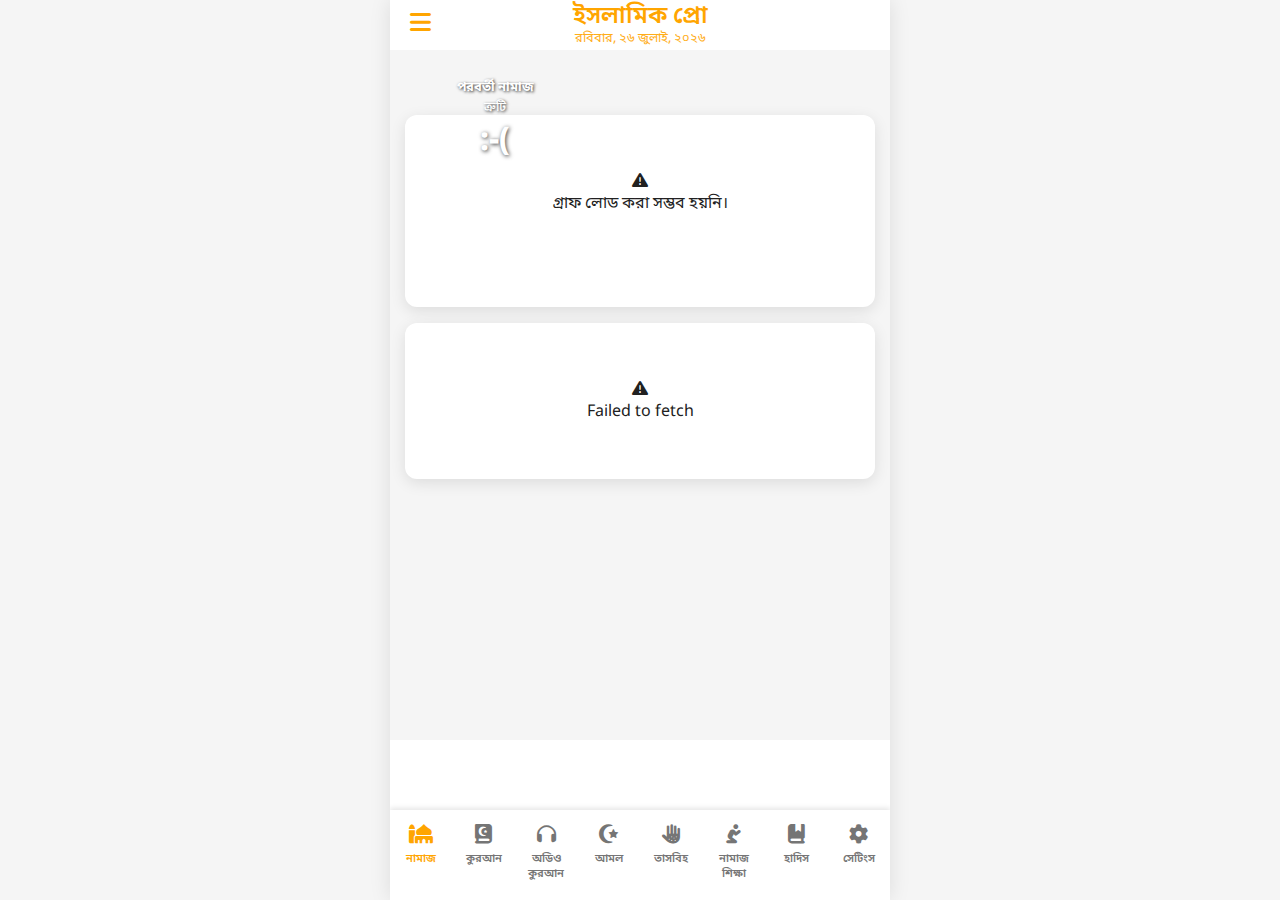
<file: islamic.html>
<!DOCTYPE html>
<html lang="bn">
<head>
    <meta charset="UTF-8">
    <meta name="viewport" content="width=device-width, initial-scale=1.0, user-scalable=no">
    <title>ইসলামিক প্রো</title>
    <link rel="preconnect" href="https://fonts.googleapis.com">
    <link rel="preconnect" href="https://fonts.gstatic.com" crossorigin>
    <link href="https://fonts.googleapis.com/css2?family=Noto+Sans+Bengali:wght@400;500;600;700&family=Scheherazade+New:wght@400;700&family=Noto+Nastaliq+Urdu:wght@400;700&display=swap" rel="stylesheet">
    <link rel="stylesheet" href="https://cdnjs.cloudflare.com/ajax/libs/font-awesome/6.5.1/css/all.min.css">
    
    <!-- এক্সটার্নাল সিএসএস ফাইল লিঙ্ক করা হয়েছে -->
    <link rel="stylesheet" href="islamic.css">
</head>
<body style="--font-size-multiplier: 1;">
    <div class="app-container">
        <!-- === পরিবর্তিত হেডার START === -->
        <header class="app-header">
            <button id="menu-btn" class="header-btn header-btn-left">
                <i class="fa-solid fa-bars"></i>
            </button>
            <div id="menu-dropdown" class="menu-dropdown">
                <button id="user-guide-btn" class="menu-item" data-translate-key="userGuideTitle">
                    <i class="fa-solid fa-book-open-reader"></i> <span>ইউজার গাইড</span>
                </button>
            </div>
            <div class="header-center">
                <h1 data-translate-key="appName">ইসলামিক প্রো</h1>
                <div class="date-display" id="current-date"></div>
            </div>
            <div class="header-btn header-btn-right"></div>
        </header>
        <!-- === পরিবর্তিত হেডার END === -->
        
        <main class="tab-content">


    
    


            <div class="ad-container">
                <script type="text/javascript">
                   atOptions = {
                        'key' : 'b84635e3ce763beb1c94efa161d25c88',
                        'format' : 'iframe',
                        'height' : 60,
                        'width' : 468,
                        'params' : {}
                    };
                </script>
                <script type="text/javascript" src="//offensivefountainrabbit.com/b84635e3ce763beb1c94efa161d25c88/invoke.js"></script>
            </div>

            <div class="tab-pane active" id="prayer-tab">
                <div class="card" id="prayer-arc-container" style="padding: 1rem; margin-top: 15px;">
                    <div id="prayer-arc-holder"><div class="loader"><div class="spinner"></div></div></div>
                </div>
                <div class="card" style="padding: 1rem;"><div id="prayer-times-list"></div></div>
            </div>
            <div class="tab-pane" id="quran-tab"></div>
            <div class="tab-pane" id="audio-quran-tab"></div>
            <div class="tab-pane" id="amal-tab"></div>
            <div class="tab-pane" id="tasbih-tab"></div>
            <div class="tab-pane" id="namaz-shikkha-tab"></div>
            <div class="tab-pane" id="hadith-tab"></div>
            <div class="tab-pane" id="settings-tab"></div>
        </main>

        <div class="ad-container">
            <script type="text/javascript">
                atOptions = {
                    'key' : '77dc032f82ffc78efc4fc89a217607cb',
                    'format' : 'iframe',
                    'height' : 50,
                    'width' : 320,
                    'params' : {}
                };
            </script>
            <script type="text/javascript" src="//offensivefountainrabbit.com/77dc032f82ffc78efc4fc89a217607cb/invoke.js"></script>
        </div>

        <div id="prayer-widget-placeholder"></div>
        <div id="audio-player-placeholder"></div>

        <nav class="tabs">
            <div class="tab active" data-tab="prayer"><i class="fa-solid fa-mosque"></i><p data-translate-key="tabPrayer">নামাজ</p></div>
            <div class="tab" data-tab="quran"><i class="fa-solid fa-book-quran"></i><p data-translate-key="tabQuran">কুরআন</p></div>
            <div class="tab" data-tab="audio-quran"><i class="fa-solid fa-headphones"></i><p data-translate-key="tabAudioQuran">অডিও কুরআন</p></div>
            <div class="tab" data-tab="amal"><i class="fa-solid fa-star-and-crescent"></i><p data-translate-key="tabAmal">আমল</p></div>
            <div class="tab" data-tab="tasbih"><i class="fa-solid fa-hand-dots"></i><p data-translate-key="tabTasbih">তাসবিহ</p></div>
            <div class="tab" data-tab="namaz-shikkha"><i class="fa-solid fa-person-praying"></i><p data-translate-key="tabNamazShikkha">নামাজ শিক্ষা</p></div>
            <div class="tab" data-tab="hadith"><i class="fa-solid fa-book-bookmark"></i><p data-translate-key="tabHadith">হাদিস</p></div>
            <div class="tab" data-tab="settings"><i class="fa-solid fa-cog"></i><p data-translate-key="tabSettings">সেটিংস</p></div>
        </nav>
        
        <div id="user-guide-overlay" class="page-overlay"></div>
    </div>
    
    <!-- এক্সটার্নাল জাভাস্ক্রিপ্ট ফাইল লিঙ্ক করা হয়েছে -->
    <script src="islamic.js"></script>

</body>
</file>
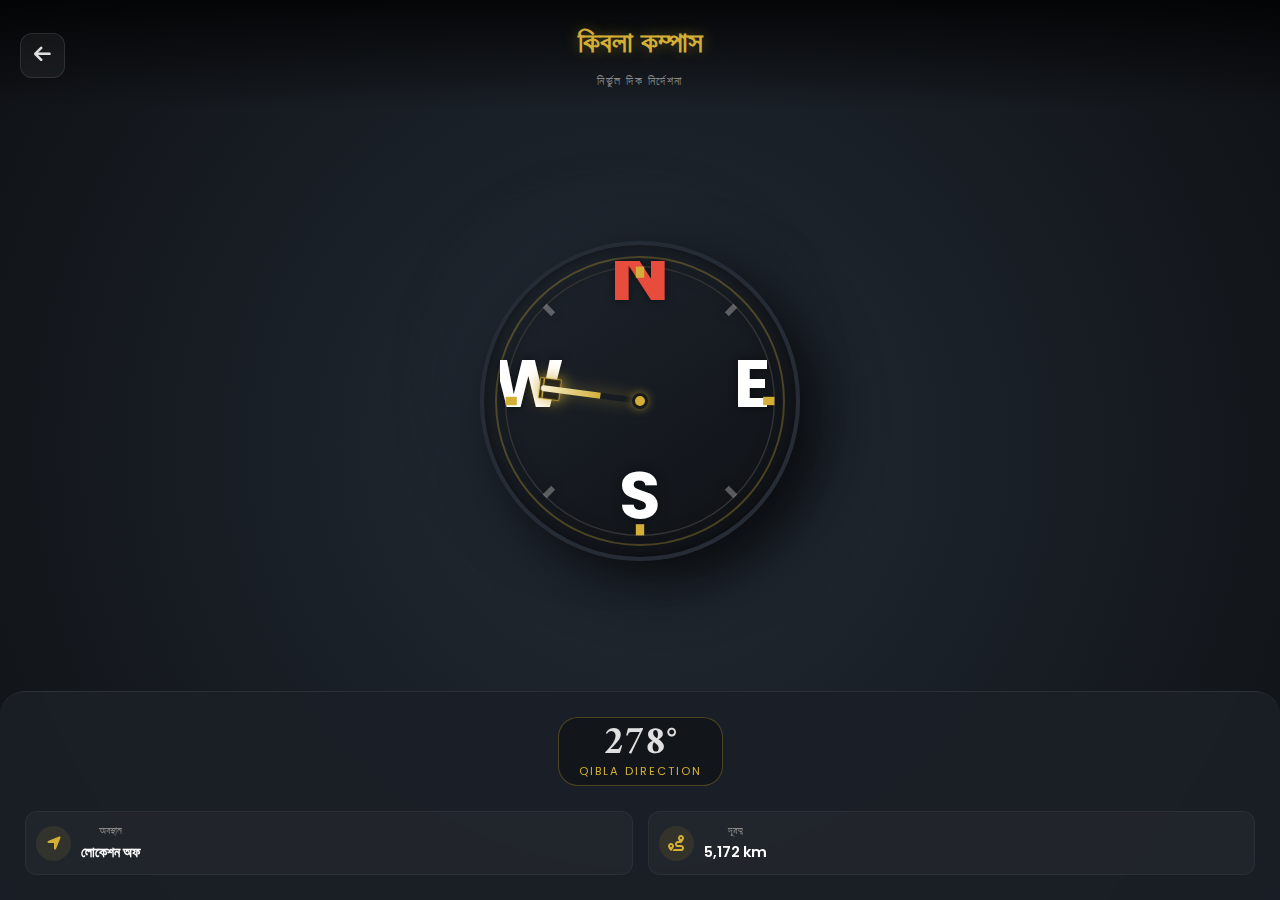
<file: qibla.html>
<!DOCTYPE html>
<html lang="bn">
<head>
    <meta charset="UTF-8">
    <meta name="viewport" content="width=device-width, initial-scale=1.0, maximum-scale=1.0, user-scalable=no">
    <title>Mirja Verse - স্মুথ কিবলা কম্পাস</title>
    <link href="https://fonts.googleapis.com/css2?family=Amiri:wght@400;700&family=Poppins:wght@300;500;700&display=swap" rel="stylesheet">
    <link rel="stylesheet" href="https://cdnjs.cloudflare.com/ajax/libs/font-awesome/6.5.1/css/all.min.css">
    
    <style>
        :root {
            --gold: #D4AF37;
            --gold-glow: #F8F1D2;
            --dark-bg: #0F1216;
            --compass-bg: #15191f;
            --text-main: #E0E0E0;
            --accent-green: #2ecc71;
        }

        * {
            box-sizing: border-box;
            margin: 0;
            padding: 0;
            -webkit-tap-highlight-color: transparent;
        }

        body {
            background-color: var(--dark-bg);
            color: var(--text-main);
            font-family: 'Poppins', sans-serif;
            height: 100vh;
            display: flex;
            flex-direction: column;
            overflow: hidden;
            background-image: radial-gradient(circle at center, #232b35 0%, #0F1216 100%);
        }

        /* হেডার */
        .qibla-header {
            padding: 20px;
            display: flex;
            align-items: center;
            justify-content: space-between;
            z-index: 10;
            background: linear-gradient(to bottom, rgba(0,0,0,0.8), transparent);
        }

        .back-btn {
            background: rgba(255, 255, 255, 0.05);
            border: 1px solid rgba(255, 255, 255, 0.1);
            color: var(--text-main);
            width: 45px;
            height: 45px;
            border-radius: 12px;
            display: flex;
            align-items: center;
            justify-content: center;
            font-size: 1.2rem;
            cursor: pointer;
            backdrop-filter: blur(5px);
            text-decoration: none;
            transition: all 0.3s;
        }

        .header-title h1 {
            font-family: 'Amiri', serif;
            font-size: 1.8rem;
            color: var(--gold);
            text-align: center;
            text-shadow: 0 0 15px rgba(212, 175, 55, 0.4);
            margin-bottom: 2px;
        }

        .header-title p {
            font-size: 0.75rem;
            text-align: center;
            color: #888;
            letter-spacing: 1.5px;
            text-transform: uppercase;
        }

        /* কম্পাস কন্টেইনার */
        .compass-container {
            flex: 1;
            display: flex;
            flex-direction: column;
            align-items: center;
            justify-content: center;
            position: relative;
        }

        /* মেইন ফ্রেম */
        .compass-frame {
            width: 320px;
            height: 320px;
            border-radius: 50%;
            background: linear-gradient(145deg, #1f252e, #0e1115);
            box-shadow: 
                20px 20px 60px #080a0c,
                -20px -20px 60px #222832,
                inset 0 0 15px rgba(0,0,0,0.5);
            position: relative;
            display: flex;
            align-items: center;
            justify-content: center;
            border: 4px solid #252c36;
            /* স্মুথ এনিমেশনের জন্য ট্রানজিশন */
            transition: box-shadow 0.5s ease, border-color 0.5s ease;
        }

        .compass-frame.aligned {
            border-color: var(--accent-green);
            box-shadow: 0 0 40px rgba(46, 204, 113, 0.4), inset 0 0 20px rgba(46, 204, 113, 0.2);
        }

        .gold-ring {
            position: absolute;
            width: 290px;
            height: 290px;
            border-radius: 50%;
            border: 2px solid rgba(212, 175, 55, 0.3);
            pointer-events: none;
            transition: border-color 0.5s ease;
        }
        
        .compass-frame.aligned .gold-ring {
            border-color: var(--accent-green);
        }

        /* ডায়াল এবং পয়েন্টার গ্রুপ */
        /* এই ডিভগুলো জাভাস্ক্রিপ্ট দিয়ে ঘোরানো হবে */
        .compass-rotating-group {
            width: 100%;
            height: 100%;
            position: absolute;
            top: 0;
            left: 0;
            display: flex;
            align-items: center;
            justify-content: center;
            /* উইল-চেঞ্জ পারফরম্যান্স বাড়াবে */
            will-change: transform; 
        }

        .compass-dial-svg {
            width: 280px;
            height: 280px;
            filter: drop-shadow(0 0 5px rgba(0,0,0,0.5));
        }

        .dial-text {
            font-family: 'Poppins', sans-serif;
            font-weight: 700;
            fill: #fff;
            font-size: 24px;
        }
        .dial-text.north { fill: #e74c3c; font-size: 28px; }
        .degree-tick { stroke: rgba(255,255,255,0.3); stroke-width: 2; }
        .degree-tick.major { stroke: var(--gold); stroke-width: 3; }

        /* কাবা এবং নিডল আলাদা গ্রুপে থাকবে কারণ এটি কাবার দিকে ফিক্সড থাকবে */
        .qibla-pointer-group {
            position: absolute;
            top: 0; left: 0;
            width: 100%; height: 100%;
            pointer-events: none;
            z-index: 20;
            will-change: transform;
        }

        .kaaba-svg {
            position: absolute;
            top: 45px;
            left: 50%;
            transform: translateX(-50%);
            width: 40px;
            height: 40px;
            filter: drop-shadow(0 0 8px var(--gold));
        }

        .qibla-needle {
            position: absolute;
            top: 50%; left: 50%;
            width: 6px; height: 100px;
            background: linear-gradient(to top, transparent 40%, var(--gold) 40%, var(--gold-glow) 100%);
            transform: translate(-50%, -100%);
            border-radius: 3px;
            z-index: 15;
            box-shadow: 0 -5px 15px rgba(212, 175, 55, 0.4);
        }

        .center-knob {
            position: absolute;
            width: 16px; height: 16px;
            background: var(--gold);
            border-radius: 50%;
            top: 50%; left: 50%;
            transform: translate(-50%, -50%);
            border: 3px solid #1a1a1a;
            z-index: 30;
            box-shadow: 0 0 10px rgba(212, 175, 55, 0.6);
        }

        /* ইনফো প্যানেল */
        .info-panel {
            background: rgba(26, 31, 38, 0.95);
            border-radius: 25px 25px 0 0;
            padding: 25px;
            width: 100%;
            border-top: 1px solid rgba(255, 255, 255, 0.08);
            text-align: center;
            backdrop-filter: blur(10px);
        }

        .degree-box {
            display: inline-block;
            background: rgba(0, 0, 0, 0.3);
            padding: 5px 20px;
            border-radius: 20px;
            border: 1px solid rgba(212, 175, 55, 0.3);
            margin-bottom: 15px;
        }

        .degree-display {
            font-size: 2.5rem;
            font-weight: 700;
            color: var(--text-main);
            font-family: 'Amiri', serif;
            line-height: 1;
        }
        .degree-label {
            color: var(--gold);
            font-size: 0.7rem;
            letter-spacing: 2px;
            text-transform: uppercase;
        }

        .status-grid {
            display: grid;
            grid-template-columns: 1fr 1fr;
            gap: 15px;
            margin-top: 10px;
        }

        .status-card {
            background: rgba(255,255,255,0.03);
            padding: 10px;
            border-radius: 12px;
            display: flex;
            align-items: center;
            gap: 10px;
            border: 1px solid rgba(255,255,255,0.05);
        }

        .status-icon {
            width: 35px; height: 35px;
            border-radius: 50%;
            background: rgba(212, 175, 55, 0.1);
            display: flex; align-items: center; justify-content: center;
            color: var(--gold);
            font-size: 1rem;
        }

        .status-text h4 { font-size: 0.7rem; color: #888; font-weight: 400; text-transform: uppercase; }
        .status-text span { font-size: 0.9rem; font-weight: 600; color: #fff; }

        /* পারমিশন বাটন (iOS এর জন্য স্পেশাল) */
        #permission-btn {
            position: absolute;
            z-index: 100;
            background: var(--gold);
            color: #000;
            border: none;
            padding: 12px 25px;
            border-radius: 50px;
            font-weight: bold;
            box-shadow: 0 0 20px rgba(212, 175, 55, 0.6);
            display: none; /* ডিফল্ট হাইড, দরকার হলে JS শো করবে */
            top: 50%; left: 50%; transform: translate(-50%, -50%);
        }

        .loader {
            position: absolute;
            top: 50%; left: 50%; transform: translate(-50%, -50%);
            color: var(--gold);
            display: none;
            z-index: 90;
        }
        
        .error-msg {
            position: absolute;
            bottom: 150px;
            color: #e74c3c;
            background: rgba(0,0,0,0.8);
            padding: 5px 10px;
            border-radius: 5px;
            font-size: 12px;
            display: none;
        }
    </style>
</head>
<body>

    <header class="qibla-header">
        <a href="index.html" class="back-btn" id="qiblaBackBtn">
            <i class="fas fa-arrow-left"></i>
        </a>
        <div class="header-title">
            <h1>কিবলা কম্পাস</h1>
            <p>নির্ভুল দিক নির্দেশনা</p>
        </div>
        <div style="width: 45px;"></div>
    </header>

    <div class="compass-container">
        
        <button id="permission-btn">সেন্সর চালু করুন</button>
        <div class="loader" id="loader"><i class="fas fa-spinner fa-spin fa-2x"></i></div>
        <div class="error-msg" id="errorMsg"></div>

        <div class="compass-frame" id="compassFrame">
            <div class="gold-ring"></div>
            
            <!-- ডায়াল গ্রুপ (নর্থের দিকে ঘুরবে) -->
            <div class="compass-rotating-group" id="dialGroup">
                <svg class="compass-dial-svg" viewBox="0 0 100 100">
                    <circle cx="50" cy="50" r="48" fill="none" stroke="#333" stroke-width="0.5"/>
                    <text x="50" y="14" text-anchor="middle" class="dial-text north">N</text>
                    <text x="50" y="92" text-anchor="middle" class="dial-text">S</text>
                    <text x="90" y="52" text-anchor="middle" class="dial-text">E</text>
                    <text x="10" y="52" text-anchor="middle" class="dial-text">W</text>
                    <line x1="50" y1="2" x2="50" y2="6" class="degree-tick major" />
                    <line x1="98" y1="50" x2="94" y2="50" class="degree-tick major" />
                    <line x1="50" y1="98" x2="50" y2="94" class="degree-tick major" />
                    <line x1="2" y1="50" x2="6" y2="50" class="degree-tick major" />
                    <line x1="84" y1="16" x2="81" y2="19" class="degree-tick" />
                    <line x1="84" y1="84" x2="81" y2="81" class="degree-tick" />
                    <line x1="16" y1="84" x2="19" y2="81" class="degree-tick" />
                    <line x1="16" y1="16" x2="19" y2="19" class="degree-tick" />
                </svg>
            </div>

            <!-- কিবলা পয়েন্টার গ্রুপ (কাবার দিকে ঘুরবে) -->
            <div class="qibla-pointer-group" id="qiblaPointerGroup">
                <svg class="kaaba-svg" viewBox="0 0 512 512">
                    <path fill="#D4AF37" d="M120 120h272v272H120z"/>
                    <path fill="#1a1a1a" d="M130 130h252v252H130z"/>
                    <path fill="#D4AF37" d="M130 160h252v20H130z"/>
                    <path fill="#D4AF37" d="M220 220h72v100h-72z"/>
                </svg>
                <div class="qibla-needle"></div>
            </div>

            <div class="center-knob"></div>
        </div>
    </div>

    <div class="info-panel">
        <div class="degree-box">
            <div class="degree-display" id="degreeDisplay">--°</div>
            <div class="degree-label">Qibla Direction</div>
        </div>
        
        <div class="status-grid">
            <div class="status-card">
                <div class="status-icon"><i class="fas fa-location-arrow"></i></div>
                <div class="status-text">
                    <h4>অবস্থান</h4>
                    <span id="cityDisplay">যাচাই হচ্ছে...</span>
                </div>
            </div>
            <div class="status-card">
                <div class="status-icon"><i class="fas fa-route"></i></div>
                <div class="status-text">
                    <h4>দূরত্ব</h4>
                    <span id="distanceDisplay">-- কি.মি.</span>
                </div>
            </div>
        </div>
    </div>

    <script src="qibla.js"></script>
</body>
</html>
</file>
<file: islamic.css>
:root {
    --font-size-multiplier: 1;
    --primary: #0D47A1;
    --secondary: #1976D2;
    --accent: #FFC107;
    --bg-main: #F5F5F5;
    --bg-surface: #FFFFFF;
    --bg-tabact:  #FFA500;
    --text-primary: #212121;
    --text-secondary: #757575;
    --border-color: #EEEEEE;
    --shadow-color: rgba(0, 0, 0, 0.1);
    --next-prayer-bg: #FFFBE6;
    --next-prayer-text: #C67C00;
    --switch-bg: #ccc;
    --danger: #D32F2F;
}

.app-container.dark-mode {
    --bg-main: #121212;
    --bg-surface: #1E1E1E;
    --text-primary: #E4E6EB;
    --text-secondary: #B0B3B8;
    --border-color: #3A3B3C;
    --shadow-color: rgba(0, 0, 0, 0.3);
    --next-prayer-bg: #5C4B00;
    --next-prayer-text: #FFFDE7;
    --switch-bg: #555;
    --danger: #EF5350;
}

* { margin: 0; 
    padding: 0; 
    box-sizing: border-box; 
    font-family: 'Noto Sans Bengali', sans-serif; 
    -webkit-tap-highlight-color: transparent; 
    -webkit-user-select: none; 
    -moz-user-select: none;    
    -ms-user-select: none;     
    user-select: none; }

html[lang="ur"] body, html[lang="ur"] .app-container {
    font-family: 'Noto Nastaliq Urdu', 'Noto Sans Bengali', sans-serif;
}

html, body { height: 100%; overflow: hidden; background-color: var(--bg-main); transition: background-color 0.3s ease; }

body { position: relative; }

.app-container { 
    display: flex; flex-direction: column; height: 100%; width: 100%; max-width: 500px; 
    margin: 0 auto; background-color: var(--bg-surface); box-shadow: 0 0 20px var(--shadow-color);
    transition: background-color 0.3s ease, color 0.3s ease; 
    position: relative;
    z-index: 1;
    overflow: hidden; 
}

.app-header { 
    background: linear-gradient(45deg, var(--secondary), var(--Primary)); color: #212121; 
    padding: 8px 15px;
    text-align: center; flex-shrink: 0;
    position: relative;
    display: flex;
    flex-direction: row; 
    justify-content: space-between; 
    align-items: center; 
    height: 50px; 
}
.header-center {
    text-align: center;
    flex-grow: 1; 
}
h1 { 
    font-size: 1.5rem;
    font-weight: 600; 
    color: #FFA500; 
    line-height: 1.1;
}
.date-display { 
    font-size: 0.8rem;
    opacity: 0.9; 
    color: #FFA500; 
    line-height: 1.1;
    margin-top: 2px;
}
.header-btn {
    position: static; 
    transform: none; 
    background: none;
    border: none;
    color: #FFA500;
    font-size: 1.5rem;
    cursor: pointer;
    padding: 5px;
    flex-shrink: 0; 
    width: 40px; 
}
.header-btn.header-btn-left {
    text-align: left;
}
.header-btn.header-btn-right {
     width: 40px; 
     visibility: hidden; 
}

.menu-dropdown {
    display: none; 
    position: absolute;
    top: 55px; 
    left: 10px;
    background-color: var(--bg-surface);
    border: 1px solid var(--border-color);
    border-radius: 8px;
    box-shadow: 0 4px 15px var(--shadow-color);
    z-index: 300;
    overflow: hidden;
    width: 180px;
}
.menu-item {
    display: flex;
    align-items: center;
    gap: 10px;
    background: none;
    border: none;
    width: 100%;
    text-align: left;
    padding: 12px 20px;
    cursor: pointer;
    font-size: 1rem;
    color: var(--text-primary);
    transition: background-color 0.3s ease;
}
.menu-item:hover {
    background-color: var(--bg-main);
}
.menu-item i {
    color: var(--primary);
    width: 20px;
    text-align: center;
}
.guide-section {
    display: flex;
    align-items: flex-start;
    gap: 1rem;
    padding: 1rem;
    margin-bottom: 1rem;
    background-color: var(--bg-surface);
    border-radius: 12px;
    border-left: 4px solid var(--primary);
}
.guide-icon {
    font-size: 2rem;
    color: var(--primary);
    width: 40px;
    text-align: center;
    padding-top: 5px;
}
.guide-text h4 {
    margin-bottom: 0.5rem;
    color: var(--text-primary);
}
.guide-text p {
    color: var(--text-secondary);
    line-height: 1.7;
    text-align: justify;
}

.tabs { 
    display: flex; justify-content: space-around; background-color: var(--bg-surface); 
    box-shadow: 0 -2px 5px var(--shadow-color); flex-shrink: 0; padding: 5px 0; 
    transition: background-color 0.3s ease, box-shadow 0.3s ease;
}
.tab { 
    cursor: pointer; padding: 10px; text-align: center; transition: color 0.3s ease; 
    color: var(--text-secondary); border-bottom: 3px solid transparent; width: calc(100% / 8);
}
.tab.active { color: var(--bg-tabact); border-bottom-color: var(--bg-surface); }
.tab i { font-size: 1.2rem; }
.tab p { font-size: 0.7rem; font-weight: 600; margin-top: 4px; }

.tab-content { 
    flex-grow: 1; overflow-y: auto; 
    padding: 0 15px 80px 15px;
    background-color: var(--bg-main); 
    transition: background-color 0.3s ease; 
    scroll-behavior: smooth;
}
.tab-content .ad-container:first-child {
    margin-top: 0;
}
.tab-pane { display: none; }
.tab-pane.active { display: block; animation: fadeIn 0.4s; }
@keyframes fadeIn { from { opacity: 0; } to { opacity: 1; } }

.page-overlay {
    position: absolute;
    top: 0;
    left: 0;
    width: 100%;
    height: 100%;
    background-color: var(--bg-main);
    z-index: 200;
    transform: translateX(100%);
    transition: transform 0.3s ease-in-out;
    display: flex;
    flex-direction: column;
}
.page-overlay.visible {
    transform: translateX(0);
}
.page-header {
    display: flex;
    align-items: center;
    background: linear-gradient(45deg, var(--primary), var(--secondary));
    color: #FFFFFF;
    padding: 8px 15px;
    flex-shrink: 0;
    height: 60px;
}
.page-header h1 {
    flex-grow: 1;
    text-align: center;
    font-size: 1.3rem;
    margin: 0;
}
html[dir="ltr"] .page-header h1 { padding-right: 40px; }
html[dir="rtl"] .page-header h1 { padding-left: 40px; }
.back-btn {
    background: none;
    border: none;
    color: #FFFFFF;
    font-size: 1.5rem;
    cursor: pointer;
    width: 40px;
}
.page-content {
    flex-grow: 1;
    overflow-y: auto;
    padding: 15px;
}
.info-note {
    background-color: var(--next-prayer-bg);
    color: var(--next-prayer-text);
    padding: 1rem;
    border-radius: 8px;
    margin-bottom: 1rem;
    border-left: 4px solid var(--accent);
    text-align: justify;
    font-size: 0.9rem;
}
.app-container.dark-mode .info-note {
    background-color: #5C4B00;
    color: #FFFDE7;
}

.card { 
    background-color: var(--bg-surface); color: var(--text-primary);
    border-radius: 12px; padding: 1rem; margin-bottom: 1rem; 
    box-shadow: 0 4px 15px var(--shadow-color); 
    transition: background-color 0.3s ease, box-shadow 0.3s ease, color 0.3s ease; 
}
.loader, .error { padding: 40px; text-align: center; color: var(--text-primary); }
.loader .spinner { border: 4px solid var(--border-color); border-top-color: var(--primary); border-radius: 50%; width: 40px; height: 40px; animation: spin 1s linear infinite; margin: 0 auto 10px; }
@keyframes spin { 0% { transform: rotate(0deg); } 100% { transform: rotate(360deg); } }

.btn { padding: 12px 25px; border: none; border-radius: 50px; cursor: pointer; font-size: 1rem; font-weight: 600; transition: all 0.3s ease; color: #FFFFFF; }
.btn-primary { background: var(--primary); }
.btn-danger { background: var(--danger); }
.btn:disabled { background-color: var(--text-secondary); cursor: not-allowed; }

.prayer-item { display:flex; justify-content:space-between; align-items:center; padding:12px; border-bottom: 1px solid var(--border-color); transition: background-color 0.3s ease, border-color 0.3s ease; }
.prayer-item:last-child { border-bottom: none; }
.prayer-item.next-prayer { background-color: var(--next-prayer-bg); border-left: 4px solid var(--accent); border-radius: 8px; }
html[dir="ltr"] .prayer-item.next-prayer { padding-left: 8px; }
html[dir="rtl"] .prayer-item.next-prayer { padding-right: 8px; border-left: none; border-right: 4px solid var(--accent); }
.prayer-item.next-prayer .item-name-bn, .prayer-item.next-prayer .item-time { color: var(--next-prayer-text); font-weight: 700; }

.list-item { 
    display: flex; align-items: center; padding: 1rem; 
    transition: background-color 0.3s ease, border-color 0.3s ease; 
    border-bottom: 1px solid var(--border-color); 
}
.item-details {
     cursor: pointer;
}
.item-number { flex-shrink: 0; width: 40px; height: 40px; background-color: var(--bg-main); border-radius: 50%; display: grid; place-items: center; font-weight: 600; color: var(--primary); transition: background-color 0.3s ease; }
html[dir="ltr"] .item-number { margin-right: 15px; }
html[dir="rtl"] .item-number { margin-left: 15px; }
.item-details { flex-grow: 1; }
.item-name-ar { font-family: 'Scheherazade New', serif; font-size: 1.5rem; font-weight: 700; color: var(--text-primary); transition: color 0.3s ease; }
.item-name-bn { font-size: calc(1.1rem * var(--font-size-multiplier)); color: var(--text-primary); font-weight: 500; transition: color 0.3s ease, font-size: 0.3s ease; }
.item-info { color: var(--text-secondary); font-size: calc(0.9rem * var(--font-size-multiplier)); transition: color 0.3s ease, font-size: 0.3s ease; }
html[dir="ltr"] .item-info { text-align: right; }
html[dir="rtl"] .item-info { text-align: left; }

.content-card { 
    margin-bottom: 1rem; padding: 1rem; background-color: var(--bg-surface); 
    border-radius: 8px; transition: background-color 0.3s ease;
    position: relative;
    padding-top: 3.5rem;
}
.arabic-text { font-family: 'Scheherazade New', serif; font-size: 1.8rem; text-align: right; line-height: 3rem; color: var(--text-primary); transition: color 0.3s ease; }
.transliteration-text {
    font-size: calc(0.95rem * var(--font-size-multiplier));
    line-height: 1.7;
    margin-top: 1rem;
    color: var(--text-secondary);
    font-style: italic;
    text-align: justify;
}
.translation-text { 
    font-size: calc(1rem * var(--font-size-multiplier)); line-height: 1.8; margin-top: 1rem; padding-top: 1rem; 
    border-top: 1px solid var(--border-color); color: var(--text-primary); 
    transition: border-color 0.3s ease, color 0.3s ease, font-size: 0.3s ease; 
    text-align: justify;
}
.reference-text { 
    font-style: italic; 
    font-size: calc(0.9rem * var(--font-size-multiplier)); color: var(--text-secondary); margin-top: 1rem; 
    transition: color 0.3s ease, font-size: 0.3s ease; 
}
html[dir="ltr"] .reference-text { text-align: right; }
html[dir="rtl"] .reference-text { text-align: left; }

#prayer-arc-holder { width: 100%; max-width: 320px; margin: 0 auto; aspect-ratio: 2 / 1; position: relative; }
#prayer-arc-svg { display: block; width: 100%; overflow: visible; }
.arc-track, .prayer-period-arc { fill: none; stroke-linecap: round; transition: all 0.3s ease; }
.arc-track { stroke: var(--border-color); stroke-width: 12; }
.prayer-period-arc { stroke-width: 12; }
.current-prayer-period { stroke-width: 16; }
.prayer-label { font-size: 11px; font-weight: 600; fill: var(--text-secondary); text-anchor: middle; dominant-baseline: middle; transition: fill 0.3s ease; }
.prayer-icon { font-size: 14px; text-anchor: middle; dominant-baseline: middle; }
.current-time-indicator circle { fill: var(--bg-surface); stroke: var(--accent); stroke-width: 2.5; }
.current-time-indicator text { fill: var(--text-primary); font-weight: 700; font-size: 10px; text-anchor: middle; dominant-baseline: central; }

.settings-item, .zakat-form-item { display: flex; justify-content: space-between; align-items: center; padding: 10px 0; }
.settings-item label, .zakat-form-item label { color: var(--text-primary); transition: color 0.3s ease; font-size: calc(1rem * var(--font-size-multiplier)); flex-basis: 40%;}
#city-input-settings, .settings-item select, .settings-item input[type="range"], .zakat-form-item input { 
    flex-grow:1; padding:10px; border:1px solid var(--border-color); border-radius:8px; 
    background-color: var(--bg-main); color: var(--text-primary); transition: all 0.3s ease; 
    width: auto; 
}
html[dir="ltr"] #city-input-settings, html[dir="ltr"] .settings-item select, html[dir="ltr"] .settings-item input[type="range"], html[dir="ltr"] .zakat-form-item input { margin-left: 10px; }
html[dir="rtl"] #city-input-settings, html[dir="rtl"] .settings-item select, html[dir="rtl"] .settings-item input[type="range"], html[dir="rtl"] .zakat-form-item input { margin-right: 10px; }
.settings-item select { -webkit-appearance: none; appearance: none; background-image: url('data:image/svg+xml;charset=US-ASCII,%3Csvg%20xmlns%3D%22http%3A%2F%2Fwww.w3.org%2F2000%2Fsvg%22%20width%3D%22292.4%22%20height%3D%22292.4%22%3E%3Cpath%20fill%3D%22%23007CB2%22%20d%3D%22M287%2069.4a17.6%2017.6%200%200%200-13-5.4H18.4c-5%200-9.3%201.8-12.9%205.4A17.6%2017.6%200%200%200%200%2082.2c0%205%201.8%209.3%205.4%2012.9l128%20127.9c3.6%203.6%207.8%205.4%2012.8%205.4s9.2-1.8%2012.8-5.4L287%2095c3.5-3.5%205.4-7.8%205.4-12.8%200-5-1.9-9.2-5.5-12.8z%22%2F%3E%3C%2Fsvg%3E'); background-repeat: no-repeat; background-size: .65em auto; }
html[dir="ltr"] .settings-item select { background-position: right 1rem center; padding-right: 2.5rem; }
html[dir="rtl"] .settings-item select { background-position: left 1rem center; padding-left: 2.5rem; }

.custom-checkbox {
    appearance: none;
    -webkit-appearance: none;
    width: 26px;
    height: 26px;
    background-color: var(--bg-main);
    border: 2px solid var(--border-color);
    border-radius: 6px;
    cursor: pointer;
    position: relative;
    transition: all 0.3s ease;
    flex-shrink: 0;
}
.custom-checkbox:checked {
    background-color: var(--primary);
    border-color: var(--primary);
}
.custom-checkbox:checked::after {
    content: '';
    position: absolute;
    left: 8px;
    top: 3px;
    width: 6px;
    height: 12px;
    border: solid white;
    border-width: 0 3px 3px 0;
    transform: rotate(45deg);
}
.app-container.dark-mode .custom-checkbox:checked {
    background-color: var(--accent);
    border-color: var(--accent);
}

.font-size-controls { display: flex; align-items: center; gap: 15px; }
.font-size-btn { background-color: var(--bg-main); color: var(--text-primary); border: 1px solid var(--border-color); width: 30px; height: 30px; border-radius: 50%; font-size: 1.2rem; line-height: 1; cursor: pointer; transition: all 0.3s ease; }
#text-size-display { font-weight: 600; color: var(--text-primary); font-size: 1rem; }

.tasbih-container { display: flex; flex-direction: column; align-items: center; justify-content: center; text-align: center; gap: 1.5rem; padding: 1rem 0; }
.tasbih-display { position: relative; width: 220px; height: 220px; display: grid; place-items: center; }
.tasbih-progress-ring { transform: rotate(-90deg); }
.tasbih-progress-ring circle { transition: stroke-dashoffset 0.3s ease; }
.tasbih-bead { position: absolute; width: 180px; height: 180px; border-radius: 50%; background: linear-gradient(145deg, var(--bg-surface), var(--bg-main)); box-shadow: 10px 10px 20px var(--shadow-color), -10px -10px 20px var(--bg-surface); cursor: pointer; display: grid; place-items: center; transition: all 0.2s ease; user-select: none; }
.app-container.dark-mode .tasbih-bead { box-shadow: 10px 10px 20px var(--shadow-color), -10px -10px 20px #2a2a2a; }
.tasbih-bead:active { transform: scale(0.95); box-shadow: 4px 4px 8px var(--shadow-color), -4px -4px 8px var(--bg-surface); }
.tasbih-count { font-size: 4rem; font-weight: 700; color: var(--primary); }
.tasbih-dhikr-text { font-size: 1.5rem; color: var(--text-primary); font-weight: 500; min-height: 40px; }
.tasbih-controls { display: flex; gap: 1rem; align-items: center; }
.tasbih-reset-btn { background: var(--text-secondary); color: white; width: 50px; height: 50px; border-radius: 50%; font-size: 1.2rem; display: grid; place-items: center; border: none; cursor: pointer; transition: background-color 0.3s ease; }
.tasbih-reset-btn:hover { background-color: var(--primary); }

.hadith-book-select-card {
    display: flex; align-items: center; gap: 1rem; padding: 1.5rem;
    border: 1px solid var(--border-color); border-radius: 12px;
    cursor: pointer; transition: all 0.3s ease;
    margin-top: 1rem;
}
.hadith-book-select-card:first-child {
     margin-top: 0;
}
.hadith-book-select-card:hover {
    border-color: var(--primary); background-color: var(--next-prayer-bg);
}
.hadith-book-select-card i { font-size: 2rem; color: var(--secondary); }
.hadith-book-select-card h3 { font-size: 1.2rem; }

.hadith-list-view .hadith-card {
    background-color: var(--bg-surface); border-radius: 12px;
    margin-bottom: 1rem;
    position: relative; 
    padding: 1rem;
    padding-top: 3.5rem; 
}
html[dir="ltr"] .hadith-list-view .hadith-card { border-left: 4px solid var(--primary); }
html[dir="rtl"] .hadith-list-view .hadith-card { border-right: 4px solid var(--primary); }
.hadith-list-view .hadith-card .reference-text {
    font-style: normal; font-weight: 600; color: var(--primary);
    margin-top: 0; margin-bottom: 0.8rem;
}
html[dir="ltr"] .hadith-list-view .hadith-card .reference-text { text-align: left; }
html[dir="rtl"] .hadith-list-view .hadith-card .reference-text { text-align: right; }
.hadith-list-view .hadith-card .arabic-text {
    font-size: 1.6rem; line-height: 2.8rem; margin-bottom: 1rem; padding-top: 0;
}
.hadith-list-view .hadith-card .translation-text {
    margin-top: 0; padding-top: 0; border-top: none; text-align: justify;
}

.pagination-controls {
    display: flex;
    justify-content: space-between;
    align-items: center;
    padding: 1rem 0;
    margin-top: 1rem;
}
.pagination-controls .btn {
    padding: 10px 20px;
    font-size: 0.9rem;
}
.page-info {
    font-weight: 600;
    color: var(--text-secondary);
}

.progress-container {
    width: 100%;
    background-color: var(--border-color);
    border-radius: 10px;
    margin: 20px 0;
    overflow: hidden;
    transition: background-color 0.3s ease;
}
.progress-bar {
    width: 0%;
    height: 10px;
    background-color: var(--primary);
    transition: width 0.4s ease-in-out;
}
.progress-text {
    text-align: center;
    font-weight: 600;
    color: var(--text-secondary);
    margin-top: 5px;
    transition: color 0.3s ease;
}

.search-container {
    position: relative;
    margin-bottom: 1rem;
}
.search-container input {
    width: 100%;
    border-radius: 50px;
    border: 1px solid var(--border-color);
    background-color: var(--bg-main);
    color: var(--text-primary);
    font-size: 1rem;
    transition: all 0.3s ease;
}
html[dir="ltr"] .search-container input { padding: 12px 15px 12px 40px; }
html[dir="rtl"] .search-container input { padding: 12px 40px 12px 15px; }
.search-container i {
    position: absolute;
    top: 50%;
    transform: translateY(-50%);
    color: var(--text-secondary);
}
html[dir="ltr"] .search-container i { left: 15px; }
html[dir="rtl"] .search-container i { right: 15px; }

.gender-selection-container { display: flex; flex-direction: column; gap: 1rem; }
.gender-select-btn { display: flex; flex-direction: column; align-items: center; gap: 0.8rem; padding: 1.5rem; border: 2px solid var(--border-color); background-color: var(--bg-surface); color: var(--text-primary); font-size: 1.1rem; font-weight: 600; border-radius: 12px; cursor: pointer; transition: all 0.3s ease; text-align: center; }
.gender-select-btn i { font-size: 2.5rem; color: var(--secondary); transition: all 0.3s ease; }
.gender-select-btn:hover { border-color: var(--primary); background-color: var(--next-prayer-bg); }
.gender-select-btn:hover i { color: var(--primary); }

.namaz-steps-view .back-to-selection { margin-bottom: 1rem; }

.namaz-step-card {
    display: flex;
    align-items: flex-start;
    gap: 1rem;
    background-color: var(--bg-surface);
    border-radius: 12px;
    padding: 1rem;
    margin-bottom: 1rem;
    transition: background-color 0.3s ease;
}
.namaz-step-number {
    flex-shrink: 0;
    width: 40px;
    height: 40px;
    background-color: var(--bg-main);
    border-radius: 50%;
    display: grid;
    place-items: center;
    font-weight: 700;
    font-size: 1.1rem;
    color: var(--primary);
    transition: background-color 0.3s ease, color 0.3s ease;
}
.namaz-step-details {
    flex-grow: 1;
}
.namaz-step-details h4 {
    color: var(--primary);
    font-size: 1.1rem;
    margin-bottom: 0.5rem;
    transition: color 0.3s ease;
}
.namaz-step-details p {
    font-size: calc(0.95rem * var(--font-size-multiplier));
    line-height: 1.7;
    text-align: justify;
    color: var(--text-secondary);
    transition: color 0.3s ease;
}

.favorite-star {
    font-size: 1.2rem;
    color: var(--text-secondary);
    cursor: pointer;
    transition: color 0.3s ease, transform 0.3s ease;
    padding: 5px;
}
.favorite-star.favorited {
    color: var(--accent);
    transform: scale(1.2);
}
.bookmark-icon {
    position: absolute;
    top: 1rem;
    font-size: 1.5rem;
    cursor: pointer;
    color: var(--text-secondary);
    transition: color 0.3s ease, transform 0.3s ease;
}
html[dir="ltr"] .bookmark-icon { left: 1rem; }
html[dir="rtl"] .bookmark-icon { right: 1rem; }
.bookmark-icon.bookmarked {
    color: var(--primary);
}
.app-container.dark-mode .bookmark-icon.bookmarked {
    color: var(--accent);
}
.quran-header-actions {
    margin-bottom: 1rem;
    display: flex;
    gap: 10px;
}
.bookmark-item {
    padding: 1rem;
    border-bottom: 1px solid var(--border-color);
    position: relative;
}
.bookmark-item:last-child {
    border-bottom: none;
}
.bookmark-info {
    font-weight: 600;
    color: var(--primary);
    margin-bottom: 0.5rem;
}
.bookmark-text {
    color: var(--text-secondary);
    font-style: italic;
}

.audio-play-btn {
    position: absolute;
    top: 0.5rem;
    right: 0.5rem;
    background: var(--bg-main);
    border: 1px solid var(--border-color);
    color: var(--primary);
    width: 35px;
    height: 35px;
    border-radius: 50%;
    display: grid;
    place-items: center;
    cursor: pointer;
    transition: all 0.3s ease;
}
.audio-play-btn:hover {
    background-color: var(--primary);
    color: #fff;
}
.app-container.dark-mode .audio-play-btn {
    color: var(--accent);
}
.app-container.dark-mode .audio-play-btn:hover {
    background-color: var(--accent);
    color: #121212;
}

#audio-quran-playlist .list-item.active {
    background-color: var(--next-prayer-bg);
}
html[dir="ltr"] #audio-quran-playlist .list-item.active { border-left: 4px solid var(--accent); }
html[dir="rtl"] #audio-quran-playlist .list-item.active { border-right: 4px solid var(--accent); }
#audio-quran-playlist .list-item.active .item-number,
#audio-quran-playlist .list-item.active .item-name-bn {
    color: var(--primary);
    font-weight: 700;
}
.app-container.dark-mode #audio-quran-playlist .list-item.active .item-number,
.app-container.dark-mode #audio-quran-playlist .list-item.active .item-name-bn {
     color: var(--accent);
}

.audio-player-container {
    position: absolute;
    width: 90%;
    max-width: 160px; 
    background-color: var(--bg-surface);
    box-shadow: 0 4px 15px var(--shadow-color);
    z-index: 150;
    border-radius: 8px; 
    border: 1px solid var(--border-color);
    transition: background-color 0.3s ease, border-color 0.3s ease, opacity 0.3s ease;
    display: none; 
    top: 150px; 
}
html[dir="ltr"] .audio-player-container { left: 5%; }
html[dir="rtl"] .audio-player-container { right: 5%; }
.audio-player-header {
    display: flex;
    justify-content: space-between;
    align-items: center;
    padding: 4px 6px; 
    background-color: var(--bg-main);
    border-bottom: 1px solid var(--border-color);
    border-radius: 8px 8px 0 0; 
    cursor: move;
    user-select: none;
}
.player-surah-name {
    font-weight: 600;
    font-size: 0.7rem; 
    color: var(--text-primary);
    overflow: hidden;
    white-space: nowrap;
    text-overflow: ellipsis;
}
html[dir="ltr"] .player-surah-name { padding-right: 4px; }
html[dir="rtl"] .player-surah-name { padding-left: 4px; }
.audio-player-header button {
    background: none;
    border: none;
    color: var(--text-secondary);
    font-size: 1rem; 
    cursor: pointer;
    width: 22px; 
    height: 22px; 
    transition: color 0.3s ease;
    flex-shrink: 0;
}
.audio-player-header button:hover {
    color: var(--danger);
}
.player-body {
    padding: 6px; 
}
.player-progress-bar-container {
    width: 100%;
    background-color: var(--border-color);
    border-radius: 5px;
    cursor: pointer;
    margin-bottom: 4px;
}
.player-progress-bar {
    width: 0%;
    height: 4px; 
    background-color: var(--primary);
    border-radius: 5px;
}
.player-main {
    display: flex;
    justify-content: space-between;
    align-items: center;
}
.player-time {
    font-size: 0.6rem; 
    color: var(--text-secondary);
}
.player-controls {
    display: flex;
    align-items: center;
    gap: 4px; 
}
.player-controls button {
    background: none;
    border: none;
    color: var(--text-primary);
    font-size: 1rem; 
    cursor: pointer;
    width: 24px; 
    height: 24px; 
    transition: color 0.3s ease;
}
.app-container.dark-mode .player-controls button {
    color: var(--text-primary);
}
.player-controls button#audio-player-play-btn {
    font-size: 1.5rem; 
    width: 30px; 
    height: 30px; 
    color: var(--primary);
}
.app-container.dark-mode .player-controls button#audio-player-play-btn {
    color: var(--accent);
}

.prayer-widget-container {
    position: absolute;
    width: 90%;
    max-width: 160px;
    z-index: 140;
    transition: opacity 0.3s ease, top 0.4s ease, left 0.4s ease, right 0.4s ease;
    top: 75px;
    display: none; 
    cursor: move;
    user-select: none;
}
html[dir="ltr"] .prayer-widget-container { left: 5%; }
html[dir="rtl"] .prayer-widget-container { right: 5%; }
.prayer-widget-header {
    display: flex;
    justify-content: center;
    align-items: center;
    padding: 4px 6px;
    background-color: transparent;
}
.prayer-widget-header p {
    font-weight: 700;
    font-size: 0.8rem;
    color: #FFFFFF;
    text-shadow: 1px 1px 3px rgba(0, 0, 0, 0.8);
}
.prayer-widget-body {
    text-align: center;
    background: transparent;
    color: #FFFFFF;
    padding: 8px;
    padding-top: 0;
}
.prayer-widget-body p {
    font-size: 0.8rem;
    line-height: 1.3;
    font-weight: 500;
    text-shadow: 1px 1px 3px rgba(0, 0, 0, 0.8);
}
.prayer-widget-body h2 {
    font-size: 2rem;
    font-weight: 700;
    margin: 4px 0;
    text-shadow: 1px 1px 4px rgba(0, 0, 0, 0.8);
}
#hijri-date {
    opacity: 0.9;
}

.dev-info-card {
    text-align: center;
}
.dev-avatar {
    width: 80px;
    height: 80px;
    border-radius: 50%;
    background-color: var(--bg-main);
    display: inline-flex;
    align-items: center;
    justify-content: center;
    margin-bottom: 1rem;
    border: 2px solid var(--border-color);
}
.dev-avatar i {
    font-size: 2.5rem;
    color: var(--primary);
}
.app-container.dark-mode .dev-avatar i {
    color: var(--accent);
}
.dev-info-card h3 {
    margin-bottom: 0.25rem;
    font-size: 1.4rem;
}
.dev-title {
    color: var(--text-secondary);
    margin-bottom: 1rem;
    font-weight: 500;
}
.dev-divider {
    border: 0;
    height: 1px;
    background-color: var(--border-color);
    margin: 0.5rem 0 1.5rem 0;
}
.dev-contact-links {
    display: flex;
    justify-content: center;
    gap: 1rem;
}
.dev-contact-links a {
    color: var(--primary);
    text-decoration: none;
    font-weight: 600;
    background-color: var(--bg-main);
    padding: 0.7rem 1.2rem;
    border-radius: 50px;
    transition: all 0.3s ease;
    display: inline-flex;
    align-items: center;
    gap: 0.5rem;
    border: 1px solid var(--border-color);
}
.dev-contact-links a:hover {
    background-color: var(--primary);
    color: #FFFFFF;
    transform: translateY(-2px);
    box-shadow: 0 4px 10px rgba(0,0,0,0.1);
}
.app-container.dark-mode .dev-contact-links a {
    color: var(--accent);
    border-color: #3A3B3C;
}
.app-container.dark-mode .dev-contact-links a:hover {
    background-color: var(--accent);
    color: #121212;
    border-color: var(--accent);
}

.donation-card {
    text-align: center;
}
.donation-logos {
    display: flex;
    justify-content: center;
    align-items: center;
    gap: 15px;
    margin: 1rem 0;
}
.donation-number-container {
    display: flex;
    align-items: center;
    justify-content: center;
    gap: 10px;
    background-color: var(--bg-main);
    padding: 10px;
    border-radius: 8px;
    margin-top: 1rem;
}
.donation-number {
    font-size: 1.3rem;
    font-weight: 700;
    color: var(--primary);
}
.app-container.dark-mode .donation-number {
    color: var(--accent);
}

.ad-container {
    display: flex;
    justify-content: center;
    align-items: center;
    margin: 10px 0;
    min-height: 50px;
}

.app-container.dark-mode .namaz-step-number {
    background-color: #3a3b3c;
    color: var(--accent);
    border: 1px solid var(--border-color);
}
.app-container.dark-mode .namaz-step-details h4 {
    color: var(--accent);
}
.app-container.dark-mode .namaz-step-details p {
    color: var(--text-primary);
}
.app-container.dark-mode .suggested-q {
    color: var(--accent);
    border-color: #555;
}
.app-container.dark-mode .suggested-q:hover {
    background-color: var(--accent);
    color: #121212;
    border-color: var(--accent);
}

.app-container.dark-mode .hadith-list-view .hadith-card .translation-text {
    color: var(--text-primary);
}

.share-btn {
    font-size: 1.2rem;
    color: var(--text-secondary);
    cursor: pointer;
    transition: color 0.3s ease, transform 0.3s ease;
    padding: 5px;
}
.share-btn:hover {
    color: var(--primary);
    transform: scale(1.1);
}
.hadith-list-view .hadith-card .share-btn {
    position: absolute;
    top: 1rem;
    font-size: 1.3rem;
}
html[dir="ltr"] .hadith-list-view .hadith-card .share-btn { right: 1rem; }
html[dir="rtl"] .hadith-list-view .hadith-card .share-btn { left: 1rem; }

.zakat-result-card {
    background-color: var(--bg-main);
}
html[dir="ltr"] .zakat-result-card { border-left: 4px solid var(--primary); }
html[dir="rtl"] .zakat-result-card { border-right: 4px solid var(--primary); }
.zakat-result-card h3 {
    color: var(--primary);
    margin-bottom: 1rem;
}
.zakat-result-item {
    display: flex;
    justify-content: space-between;
    font-size: 1.1rem;
    padding: 0.5rem 0;
    border-bottom: 1px solid var(--border-color);
}
.zakat-result-item:last-child {
    border-bottom: none;
}
.zakat-result-item span:last-child {
    font-weight: 700;
}
html[dir="ltr"].dark-mode .zakat-result-card { border-left-color: var(--accent); }
html[dir="rtl"].dark-mode .zakat-result-card { border-right-color: var(--accent); }
.app-container.dark-mode .zakat-result-card h3 {
    color: var(--accent);
}
.zakat-result-item.payable {
    background-color: var(--next-prayer-bg);
    color: var(--next-prayer-text);
    padding: 1rem;
    border-radius: 8px;
    margin-top: 1rem;
    font-size: 1.2rem;
    border-bottom: none;
}
.app-container.dark-mode .zakat-result-item.payable {
     background-color: var(--next-prayer-bg);
     color: var(--next-prayer-text);
}

.quran-progress-checkbox {
    -webkit-appearance: none;
    appearance: none;
    background-color: transparent;
    margin: 0;
    font: inherit;
    color: var(--text-secondary);
    width: 1.5em;
    height: 1.5em;
    border: 0.15em solid currentColor;
    border-radius: 50%;
    transform: translateY(-0.075em);
    display: grid;
    place-content: center;
    cursor: pointer;
}
.quran-progress-checkbox::before {
    content: "";
    width: 0.8em;
    height: 0.8em;
    border-radius: 50%;
    transform: scale(0);
    transition: 120ms transform ease-in-out;
    box-shadow: inset 1em 1em var(--primary);
}
.quran-progress-checkbox:checked {
    color: var(--primary);
}
.quran-progress-checkbox:checked::before {
    transform: scale(1);
}
.app-container.dark-mode .quran-progress-checkbox:checked {
     color: var(--accent);
}
.app-container.dark-mode .quran-progress-checkbox:checked::before {
    box-shadow: inset 1em 1em var(--accent);
}

.personal-note-section {
    margin-top: 1rem;
    padding-top: 1rem;
    border-top: 1px dashed var(--border-color);
}
.toggle-note-btn {
    background: none;
    border: 1px solid var(--border-color);
    border-radius: 20px;
    padding: 8px 15px;
    cursor: pointer;
    color: var(--text-secondary);
    font-size: 0.9rem;
    margin-bottom: 10px;
    transition: all 0.3s ease;
}
.toggle-note-btn:hover {
    border-color: var(--primary);
    color: var(--primary);
}
.note-textarea {
    width: 100%;
    min-height: 100px;
    padding: 10px;
    border: 1px solid var(--border-color);
    border-radius: 8px;
    background-color: var(--bg-main);
    color: var(--text-primary);
    font-size: calc(0.95rem * var(--font-size-multiplier));
    resize: vertical;
}
.note-display {
    background-color: var(--next-prayer-bg);
    padding: 10px;
    border-radius: 5px;
    color: var(--next-prayer-text);
    white-space: pre-wrap; 
    margin-bottom: 10px;
    font-size: calc(0.9rem * var(--font-size-multiplier));
    line-height: 1.6;
}
html[dir="ltr"] .note-display { border-left: 3px solid var(--accent); }
html[dir="rtl"] .note-display { border-right: 3px solid var(--accent); }
.note-display:empty {
    display: none;
}

html[dir="rtl"] .header-btn-left { text-align: right; }
html[dir="rtl"] .header-btn-right { text-align: left; }
html[dir="rtl"] .menu-dropdown { left: auto; right: 10px; }
html[dir="rtl"] .menu-item { text-align: right; }
html[dir="rtl"] .page-overlay { transform: translateX(-100%); }
html[dir="rtl"] .page-overlay.visible { transform: translateX(0); }
html[dir="rtl"] .guide-section { border-left: none; border-right: 4px solid var(--primary); }
html[dir="rtl"] .info-note { border-left: none; border-right: 4px solid var(--accent); }
html[dir="rtl"] .arabic-text { text-align: right; }
html[dir="rtl"] .item-name-ar { text-align: right; }
html[dir="rtl"] .transliteration-text, 
html[dir="rtl"] .translation-text,
html[dir="rtl"] .guide-text p,
html[dir="rtl"] .namaz-step-details p {
    text-align: right;
}

.app-container.dark-mode .hadith-list-view .hadith-card .reference-text {
    color: var(--accent);
}

.app-container.dark-mode .hadith-book-select-card i {
    color: var(--accent); 
}

.app-container.dark-mode .hadith-book-select-card:hover {
    border-color: var(--accent); 
    background-color: var(--border-color); 
}

.app-container.dark-mode .hadith-book-select-card h3 {
    color: var(--text-primary); 
}

.download-surah-btn {
    font-size: 1.1rem;
    transition: color 0.3s ease, transform 0.2s;
    padding: 5px;
}
.download-surah-btn:hover {
    color: var(--primary);
    transform: scale(1.1);
}
.download-status {
    display: inline-flex;
    align-items: center;
    gap: 5px;
    font-weight: 600;
    padding: 5px 10px;
    background-color: rgba(39, 174, 96, 0.1);
    border-radius: 4px;
}
.btn-outline {
    background: transparent;
    border: 1px solid var(--primary);
    color: var(--primary);
    transition: all 0.3s ease;
}
.btn-outline:hover {
    background: var(--primary);
    color: #fff;
}
.btn-sm {
    padding: 6px 12px;
    font-size: 0.85rem;
    border-radius: 6px;
    display: inline-flex;
    align-items: center;
    gap: 5px;
}
.book-action {
    display: flex;
    justify-content: flex-end;
    align-items: center;
    min-width: 100px;
}

/* ====================================
   QURAN AUTO SCROLL CONTROLS
   ==================================== */
.auto-scroll-panel {
    position: fixed;
    bottom: 80px; /* ট্যাবের উপরে থাকবে */
    left: 50%;
    transform: translateX(-50%);
    background-color: rgba(0, 0, 0, 0.8);
    backdrop-filter: blur(5px);
    padding: 8px 15px;
    border-radius: 30px;
    display: flex;
    align-items: center;
    gap: 15px;
    z-index: 900;
    box-shadow: 0 4px 15px rgba(0,0,0,0.3);
    transition: opacity 0.3s, bottom 0.3s;
    opacity: 0;
    pointer-events: none;
}

.auto-scroll-panel.visible {
    opacity: 1;
    pointer-events: auto;
}

.scroll-btn {
    background: none;
    border: none;
    color: white;
    cursor: pointer;
    font-size: 16px;
    display: flex;
    align-items: center;
    justify-content: center;
    width: 30px;
    height: 30px;
    border-radius: 50%;
    transition: background 0.2s;
}

.scroll-btn:hover {
    background-color: rgba(255, 255, 255, 0.2);
}

.scroll-btn.main-toggle {
    background-color: var(--primary);
    width: 40px;
    height: 40px;
    font-size: 18px;
    box-shadow: 0 2px 5px rgba(0,0,0,0.2);
}

.scroll-speed-display {
    color: white;
    font-size: 12px;
    font-weight: 600;
    min-width: 30px;
    text-align: center;
}
</file>
